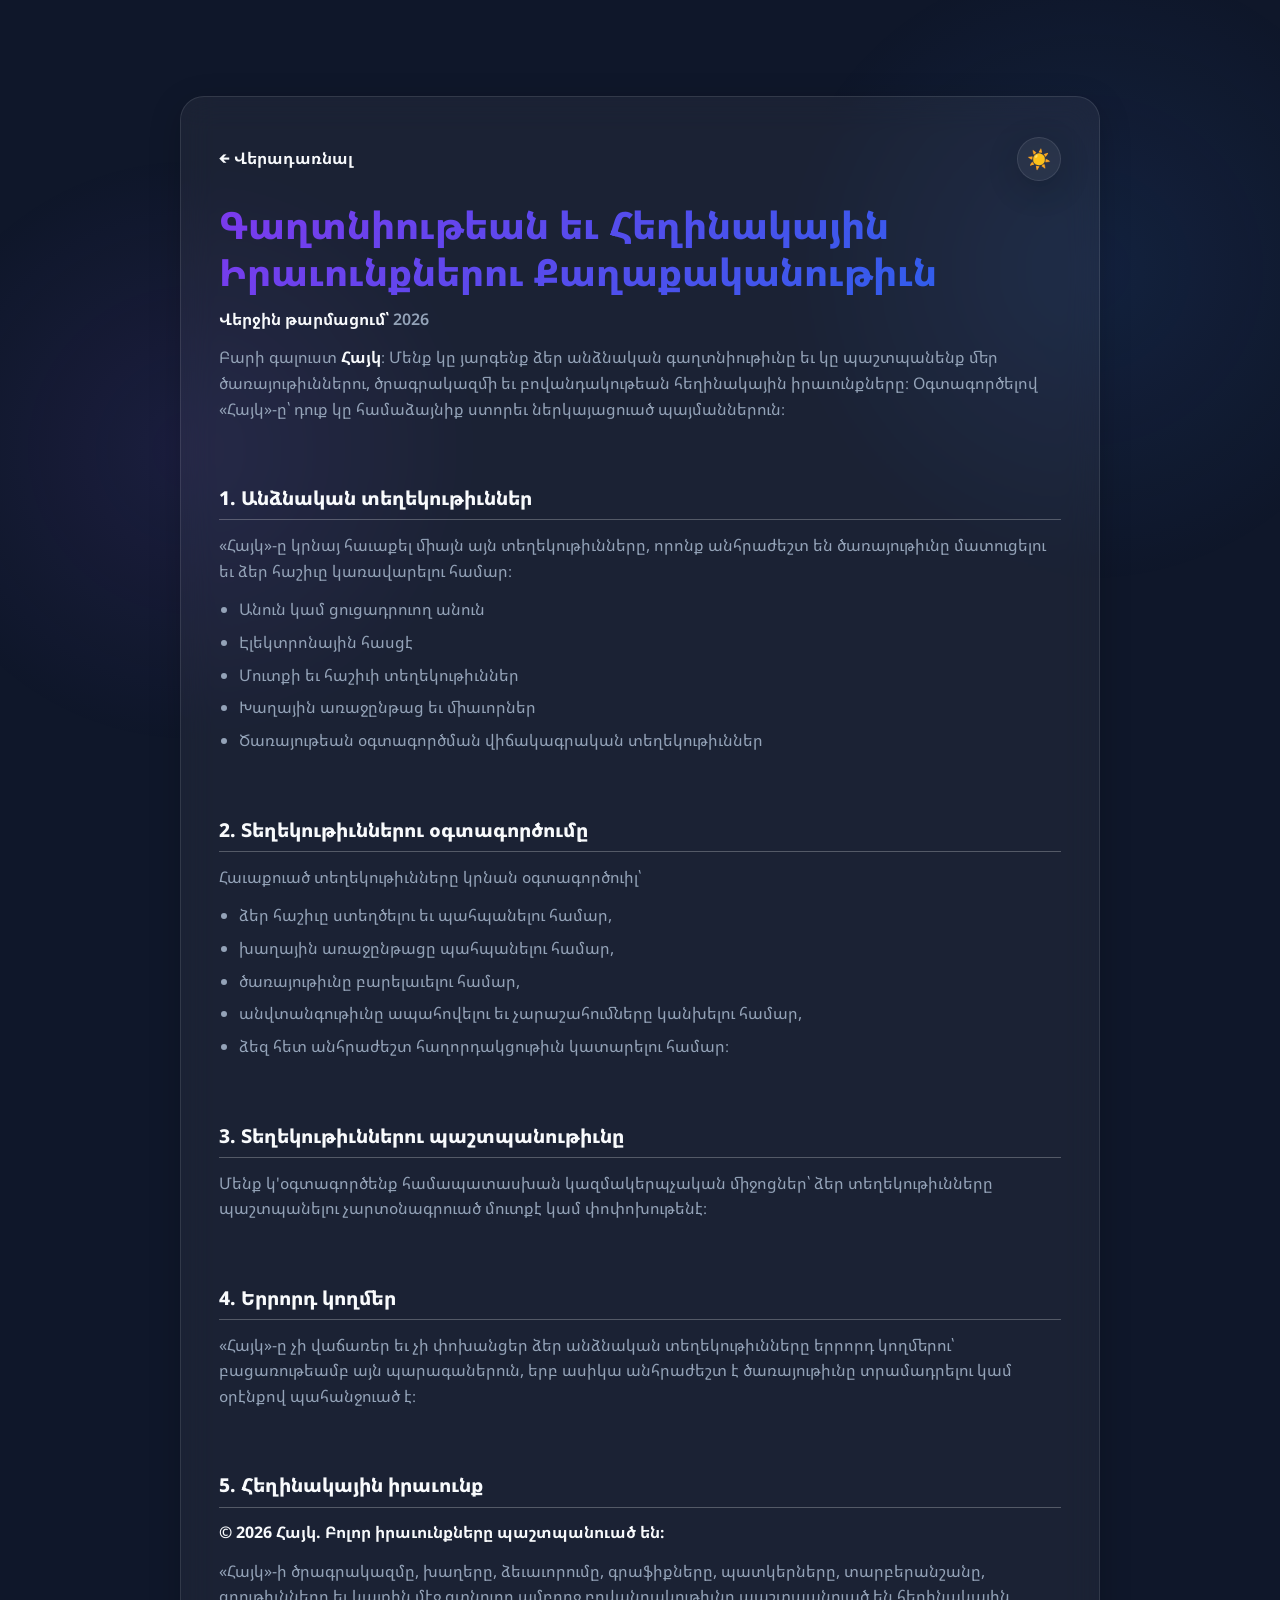
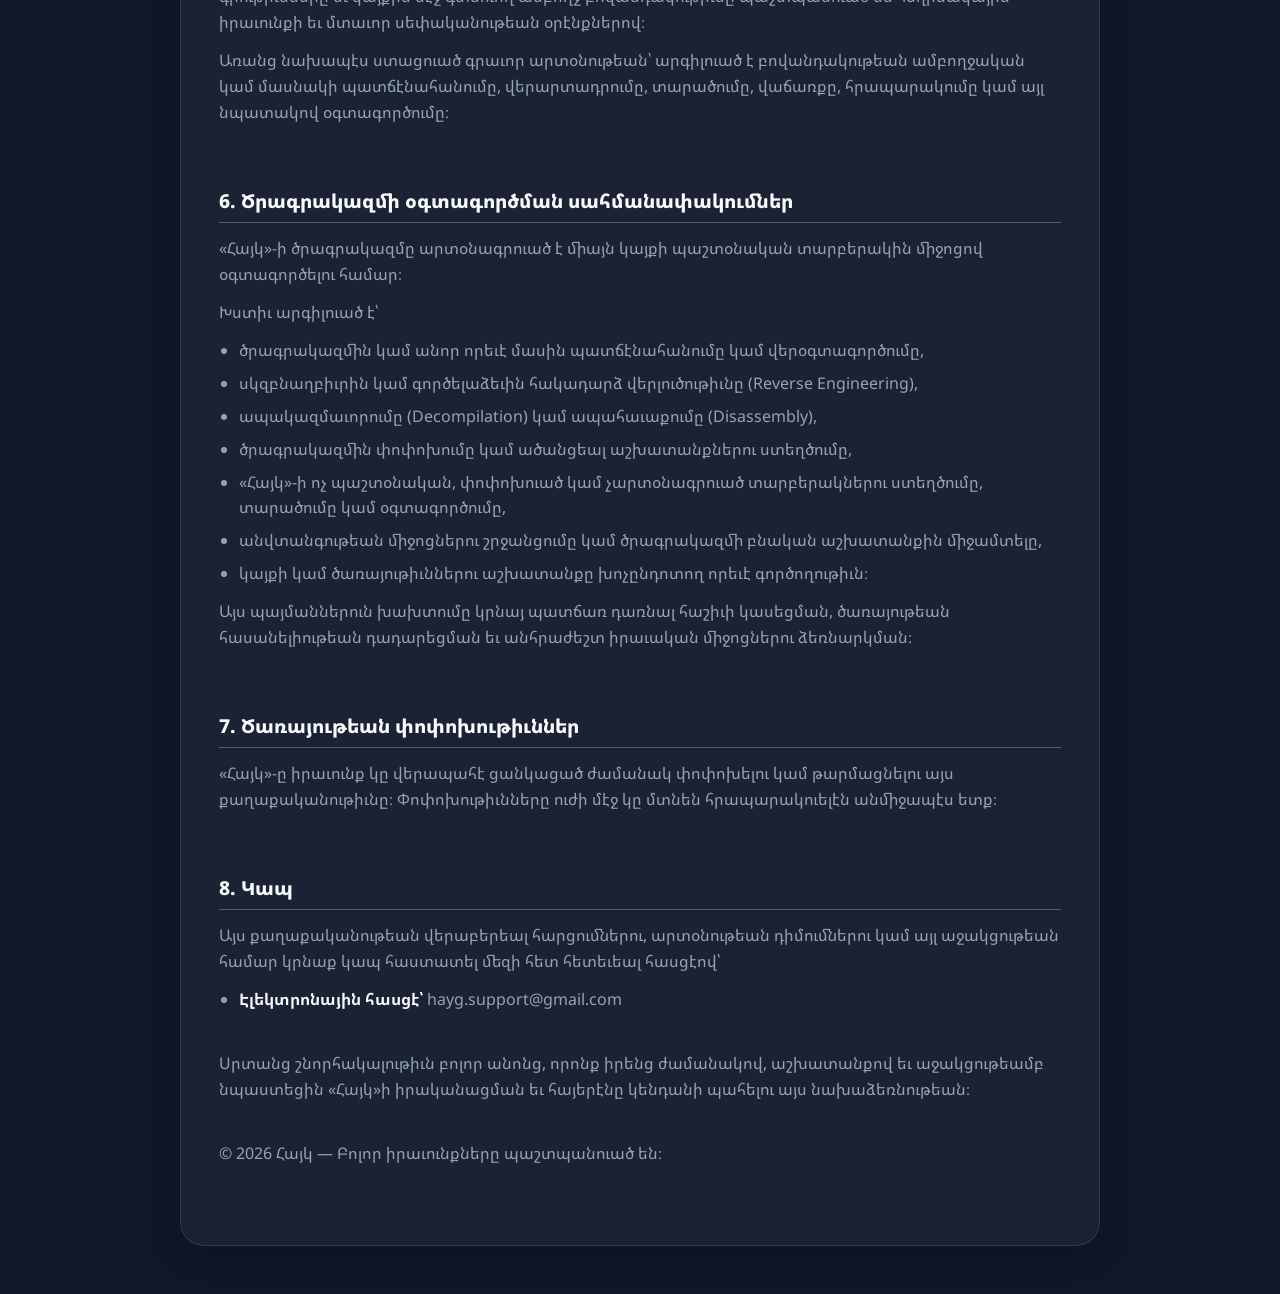
<file: privacy-policy.html>
<!DOCTYPE html>
<html lang="en">
<head>
    <meta charset="UTF-8">
    <meta name="viewport" content="width=device-width, initial-scale=1.0">
    <link rel="stylesheet" href="css/style.css">
    <title>Հեղինակային իրաւունք</title>
</head>
<body>
    <main class="privacy-policy-page">
        <section class="privacy-policy glass-panel">
            <div class="privacy-page-header">
                <a href="index.html" class="privacy-back-link">← Վերադառնալ</a>
                <button id="dark-mode-toggle" class="icon-btn" aria-label="Toggle Dark Mode">☀️</button>
            </div>
            <h1>Գաղտնիութեան եւ Հեղինակային Իրաւունքներու Քաղաքականութիւն</h1>

    <p class="privacy-meta"><strong>Վերջին թարմացում՝</strong> 2026</p>

    <p>
        Բարի գալուստ <strong>Հայկ</strong>։ Մենք կը յարգենք ձեր անձնական
        գաղտնիութիւնը եւ կը պաշտպանենք մեր ծառայութիւններու, ծրագրակազմի եւ
        բովանդակութեան հեղինակային իրաւունքները։ Օգտագործելով «Հայկ»-ը՝ դուք
        կը համաձայնիք ստորեւ ներկայացուած պայմաններուն։
    </p>

    <br>

    <h2>1. Անձնական տեղեկութիւններ</h2>

    <p>
        «Հայկ»-ը կրնայ հաւաքել միայն այն տեղեկութիւնները, որոնք անհրաժեշտ են
        ծառայութիւնը մատուցելու եւ ձեր հաշիւը կառավարելու համար։
    </p>

    <ul>
        <li>Անուն կամ ցուցադրուող անուն</li>
        <li>Էլեկտրոնային հասցէ</li>
        <li>Մուտքի եւ հաշիւի տեղեկութիւններ</li>
        <li>Խաղային առաջընթաց եւ միաւորներ</li>
        <li>Ծառայութեան օգտագործման վիճակագրական տեղեկութիւններ</li>
    </ul>

    <br>

    <h2>2. Տեղեկութիւններու օգտագործումը</h2>

    <p>Հաւաքուած տեղեկութիւնները կրնան օգտագործուիլ՝</p>

    <ul>
        <li>ձեր հաշիւը ստեղծելու եւ պահպանելու համար,</li>
        <li>խաղային առաջընթացը պահպանելու համար,</li>
        <li>ծառայութիւնը բարելաւելու համար,</li>
        <li>անվտանգութիւնը ապահովելու եւ չարաշահումները կանխելու համար,</li>
        <li>ձեզ հետ անհրաժեշտ հաղորդակցութիւն կատարելու համար։</li>
    </ul>

    <br>

    <h2>3. Տեղեկութիւններու պաշտպանութիւնը</h2>

    <p>
        Մենք կ'օգտագործենք համապատասխան կազմակերպչական միջոցներ՝
        ձեր տեղեկութիւնները պաշտպանելու չարտօնագրուած մուտքէ կամ
        փոփոխութենէ։
    </p>

    <br>

    <h2>4. Երրորդ կողմեր</h2>

    <p>
        «Հայկ»-ը չի վաճառեր եւ չի փոխանցեր ձեր անձնական տեղեկութիւնները
        երրորդ կողմերու՝ բացառութեամբ այն պարագաներուն, երբ ասիկա անհրաժեշտ է
        ծառայութիւնը տրամադրելու կամ օրէնքով պահանջուած է։
    </p>

    <br>

    <h2>5. Հեղինակային իրաւունք</h2>

    <p>
        <strong>© 2026 Հայկ. Բոլոր իրաւունքները պաշտպանուած են։</strong>
    </p>

    <p>
        «Հայկ»-ի ծրագրակազմը, խաղերը, ձեւաւորումը, գրաֆիքները, պատկերները,
        տարբերանշանը, գրութիւնները եւ կայքին մէջ գտնուող ամբողջ բովանդակութիւնը
        պաշտպանուած են հեղինակային իրաւունքի եւ մտաւոր սեփականութեան
        օրէնքներով։
    </p>

    <p>
        Առանց նախապէս ստացուած գրաւոր արտօնութեան՝ արգիլուած է բովանդակութեան
        ամբողջական կամ մասնակի պատճէնահանումը, վերարտադրումը, տարածումը,
        վաճառքը, հրապարակումը կամ այլ նպատակով օգտագործումը։
    </p>

    <br>

    <h2>6. Ծրագրակազմի օգտագործման սահմանափակումներ</h2>

    <p>
        «Հայկ»-ի ծրագրակազմը արտօնագրուած է միայն կայքի պաշտօնական տարբերակին
        միջոցով օգտագործելու համար։
    </p>

    <p>Խստիւ արգիլուած է՝</p>

    <ul>
        <li>ծրագրակազմին կամ անոր որեւէ մասին պատճէնահանումը կամ վերօգտագործումը,</li>
        <li>սկզբնաղբիւրին կամ գործելաձեւին հակադարձ վերլուծութիւնը (Reverse Engineering),</li>
        <li>ապակազմաւորումը (Decompilation) կամ ապահաւաքումը (Disassembly),</li>
        <li>ծրագրակազմին փոփոխումը կամ ածանցեալ աշխատանքներու ստեղծումը,</li>
        <li>«Հայկ»-ի ոչ պաշտօնական, փոփոխուած կամ չարտօնագրուած տարբերակներու ստեղծումը, տարածումը կամ օգտագործումը,</li>
        <li>անվտանգութեան միջոցներու շրջանցումը կամ ծրագրակազմի բնական աշխատանքին միջամտելը,</li>
        <li>կայքի կամ ծառայութիւններու աշխատանքը խոչընդոտող որեւէ գործողութիւն։</li>
    </ul>

    <p>
        Այս պայմաններուն խախտումը կրնայ պատճառ դառնալ հաշիւի կասեցման,
        ծառայութեան հասանելիութեան դադարեցման եւ անհրաժեշտ իրաւական
        միջոցներու ձեռնարկման։
    </p>

    <br>

    <h2>7. Ծառայութեան փոփոխութիւններ</h2>

    <p>
        «Հայկ»-ը իրաւունք կը վերապահէ ցանկացած ժամանակ փոփոխելու կամ
        թարմացնելու այս քաղաքականութիւնը։ Փոփոխութիւնները ուժի մէջ կը մտնեն
        հրապարակուելէն անմիջապէս ետք։
    </p>

    <br>

    <h2>8. Կապ</h2>

    <p>
        Այս քաղաքականութեան վերաբերեալ հարցումներու, արտօնութեան դիմումներու կամ
        այլ աջակցութեան համար կրնաք կապ հաստատել մեզի հետ հետեւեալ հասցէով՝
    </p>

    <ul>
        <li><strong>Էլեկտրոնային հասցէ՝</strong> hayg.support@gmail.com</li>
    </ul>

    <br>

    <p>
        Սրտանց շնորհակալութիւն բոլոր անոնց, որոնք իրենց ժամանակով, աշխատանքով եւ աջակցութեամբ նպաստեցին «Հայկ»ի իրականացման եւ հայերէնը կենդանի պահելու այս նախաձեռնութեան։
    </p>

    <br>

    <p>
        © 2026 Հայկ — Բոլոր իրաւունքները պաշտպանուած են։
    </p>

    <br>
</section>
    </main>
    <script src="js/index.js"></script>
</body>
</html>
</file>
<file: css/style.css>
/* css/style.css */
@import 'shared.css';
@import url('https://fonts.googleapis.com/css2?family=Noto+Sans+Armenian:wght@300;400;600;800&family=Outfit:wght@400;600;700;800&display=swap');

:root {
    /* Light Mode (Default variables if not dark mode) */
    --bg-darker: #f8fafc;
    --text-light: #0f172a;
    --text-muted: #475569;
    --primary: #7c3aed;
    --secondary: #2563eb;
    --accent: #ea580c;

    --glass-bg: rgba(255, 255, 255, 0.5);
    --glass-border: rgba(255, 255, 255, 0.7);
    --glass-shadow: 0 8px 32px 0 rgba(31, 38, 135, 0.1);

    --font-main: 'Noto Sans Armenian', 'Outfit', sans-serif;
}

body.dark-mode {
    /* Dark Mode variables */
    --bg-darker: #0f172a;
    --text-light: #f8fafc;
    --text-muted: #94a3b8;
    --accent: #ea580c;

    --glass-bg: rgba(255, 255, 255, 0.05);
    --glass-border: rgba(255, 255, 255, 0.1);
    --glass-shadow: 0 8px 32px 0 rgba(0, 0, 0, 0.2);
}

*, *::before, *::after, html, body {
    margin: 0;
    padding: 0;
    box-sizing: border-box;
    -webkit-tap-highlight-color: transparent;
    -webkit-touch-callout: none !important;
    -webkit-user-select: none !important;
    -moz-user-select: none !important;
    -ms-user-select: none !important;
    user-select: none !important;
}

input, textarea {
    -webkit-user-select: text !important;
    -moz-user-select: text !important;
    -ms-user-select: text !important;
    user-select: text !important;
}

html {
    scroll-behavior: smooth;
}

body {
    font-family: var(--font-main);
    background-color: var(--bg-darker);
    color: var(--text-light);
    line-height: 1.6;
    overflow-x: hidden;
    transition: background-color 0.3s ease, color 0.3s ease;
}

/* Background effects */
body::before {
    content: '';
    position: fixed;
    top: 0;
    left: 0;
    width: 100%;
    height: 100%;
    background: radial-gradient(circle at 15% 50%, rgba(139, 92, 246, 0.15), transparent 30%),
        radial-gradient(circle at 85% 30%, rgba(59, 130, 246, 0.15), transparent 30%);
    z-index: -2;
    pointer-events: none;
}

body.dark-mode::before {
    background: radial-gradient(circle at 15% 50%, rgba(139, 92, 246, 0.1), transparent 25%),
        radial-gradient(circle at 85% 30%, rgba(59, 130, 246, 0.1), transparent 25%);
}

/* Particles Canvas */
#particles-canvas {
    position: fixed;
    top: 0;
    left: 0;
    width: 100%;
    height: 100%;
    z-index: -1;
    pointer-events: none;
}

/* Loading Animation */
.loader-overlay {
    position: fixed;
    top: 0;
    left: 0;
    width: 100%;
    height: 100%;
    background: var(--bg-darker);
    display: flex;
    justify-content: center;
    align-items: center;
    z-index: 9999;
    transition: opacity 0.5s ease;
}

.loader-spinner {
    width: 50px;
    height: 50px;
    border: 5px solid rgba(139, 92, 246, 0.3);
    border-top-color: var(--primary);
    border-radius: 50%;
    animation: spin 1s linear infinite;
}

@keyframes spin {
    to {
        transform: rotate(360deg);
    }
}

.loader-overlay.hidden {
    opacity: 0;
    pointer-events: none;
}

/* Utilities */
.glass-panel {
    background: var(--glass-bg);
    backdrop-filter: blur(12px);
    -webkit-backdrop-filter: blur(12px);
    border: 1px solid var(--glass-border);
    border-radius: 20px;
    box-shadow: var(--glass-shadow);
}

.privacy-policy-page {
    min-height: 100vh;
    display: flex;
    justify-content: center;
    align-items: flex-start;
    padding: 6rem 1.25rem 3rem;
}

.privacy-policy {
    width: min(920px, 100%);
    padding: 2.5rem clamp(1.25rem, 3vw, 2.5rem);
    border-radius: 24px;
}

.privacy-page-header {
    display: flex;
    justify-content: space-between;
    align-items: center;
    gap: 1rem;
    margin-bottom: 1.25rem;
}

.privacy-back-link {
    display: inline-flex;
    align-items: center;
    gap: 0.4rem;
    color: var(--text-light);
    text-decoration: none;
    font-weight: 700;
    transition: color 0.3s ease, transform 0.3s ease;
}

.privacy-back-link:hover {
    color: var(--primary);
    transform: translateX(-2px);
}

.icon-btn {
    border: 1px solid var(--glass-border);
    background: var(--glass-bg);
    color: var(--text-light);
    border-radius: 999px;
    width: 44px;
    height: 44px;
    display: inline-flex;
    align-items: center;
    justify-content: center;
    cursor: pointer;
    box-shadow: var(--glass-shadow);
    transition: transform 0.2s ease, background 0.3s ease;
}

.icon-btn:hover {
    transform: translateY(-1px);
}

.privacy-policy h1 {
    font-size: clamp(1.7rem, 3vw, 2.35rem);
    margin-bottom: 0.75rem;
    background: linear-gradient(135deg, var(--primary), var(--secondary));
    -webkit-background-clip: text;
    -webkit-text-fill-color: transparent;
    line-height: 1.25;
}

.privacy-policy h2 {
    font-size: 1.2rem;
    margin: 1.4rem 0 0.8rem;
    color: var(--text-light);
    padding-bottom: 0.35rem;
    border-bottom: 1px solid rgba(255, 255, 255, 0.25);
}

.privacy-meta {
    margin-bottom: 1.25rem;
    color: var(--text-muted);
    font-weight: 600;
}

.privacy-policy p,
.privacy-policy li {
    color: var(--text-muted);
    margin-bottom: 0.8rem;
}

.privacy-policy ul {
    padding-left: 1.2rem;
    margin-bottom: 0.8rem;
}

.privacy-policy li {
    margin-bottom: 0.45rem;
}

.privacy-policy strong {
    color: var(--text-light);
}

.w-100 {
    width: 100%;
}

/* Typography */
h1,
h2,
h3,
h4 {
    font-weight: 800;
}

.section-title {
    text-align: center;
    font-size: 2.5rem;
    margin-bottom: 3rem;
    background: linear-gradient(to right, var(--primary), var(--secondary));
    -webkit-background-clip: text;
    -webkit-text-fill-color: transparent;
}

/* Buttons */
button,
.btn-primary,
.btn-secondary {
    font-family: var(--font-main);
    cursor: pointer;
    border: none;
    border-radius: 12px;
    padding: 0.75rem 1.5rem;
    font-size: 1rem;
    font-weight: 600;
    transition: all 0.3s ease;
    text-decoration: none;
    display: inline-block;
    text-align: center;
}

.btn-primary {
    background: linear-gradient(135deg, var(--primary), var(--secondary));
    color: white;
    box-shadow: 0 4px 15px rgba(139, 92, 246, 0.3);
}

.btn-primary:hover,
.btn-primary:focus {
    transform: translateY(-2px);
    box-shadow: 0 6px 20px rgba(139, 92, 246, 0.5);
    outline: none;
}

.btn-secondary {
    background: var(--glass-bg);
    color: var(--text-light);
    border: 1px solid var(--glass-border);
}

.btn-secondary:hover,
.btn-secondary:focus {
    background: rgba(139, 92, 246, 0.1);
    outline: none;
}

.btn-primary.large,
.btn-secondary.large {
    padding: 1rem 2rem;
    font-size: 1.1rem;
}

/* Navbar */
.navbar {
    position: fixed;
    top: 0;
    width: 100%;
    z-index: 1000;
    transition: padding 0.3s ease, border-color 0.3s ease, box-shadow 0.3s ease;
    padding: 1rem 0;
    background: transparent;
    border-bottom: 1px solid transparent;
}

.navbar::before {
    content: '';
    position: absolute;
    top: 0;
    left: 0;
    width: 100%;
    height: 100%;
    background: var(--glass-bg);
    backdrop-filter: blur(16px);
    -webkit-backdrop-filter: blur(16px);
    z-index: -1;
    opacity: 0;
    transition: opacity 0.3s ease;
    pointer-events: none;
}

.navbar.scrolled {
    border-bottom: 1px solid var(--glass-border);
    box-shadow: var(--glass-shadow);
}

.navbar.scrolled::before {
    opacity: 1;
}

.nav-container {
    max-width: 1200px;
    margin: 0 auto;
    padding: 0 1.5rem;
    display: flex;
    justify-content: space-between;
    align-items: center;
}

.logo {
    font-size: 1.8rem;
    font-weight: 800;
    color: var(--text-light);
    text-decoration: none;
    letter-spacing: 1px;
}

.nav-links {
    display: flex;
    align-items: center;
}

.nav-links a {
    color: var(--text-light);
    text-decoration: none;
    margin: 0 1.2rem;
    font-weight: 600;
    transition: color 0.3s;
}

@media (hover: hover) {
    .nav-links a:hover {
        color: var(--primary);
    }
}

.nav-links a.active {
    color: var(--primary);
}

.nav-links a:focus {
    outline: none;
}

.nav-actions {
    display: flex;
    align-items: center;
    gap: 0.8rem;
}

.welcome-text {
    font-weight: 600;
    color: var(--text-light);
    margin-right: 0.5rem;
    display: none;
}

.icon-btn {
    background: var(--glass-bg);
    border: 1px solid var(--glass-border);
    color: var(--text-light);
    width: 44px;
    height: 44px;
    padding: 0;
    display: flex;
    justify-content: center;
    align-items: center;
    font-size: 1.2rem;
    line-height: 1;
    border-radius: 50%;
    box-shadow: var(--glass-shadow);
    box-sizing: border-box;
}

.icon-btn:hover,
.icon-btn:focus {
    transform: scale(1.1);
    outline: none;
}

.auth-btn-icon {
    display: flex;
    align-items: center;
    gap: 0.5rem;
}

.nav-icon,
.auth-icon {
    font-style: normal;
}

.mobile-menu-btn {
    display: none;
    font-size: 1.5rem;
    cursor: pointer;
    background: transparent;
    color: var(--text-light);
    border: none;
    padding: 0 0.5rem;
}

/* --- Personal Dashboard Additions --- */
.playful-grid {
    display: grid;
    grid-template-columns: repeat(auto-fit, minmax(280px, 1fr));
    gap: 4rem;
    margin-bottom: 4rem;
}

.playful-card {
    background: rgba(255, 255, 255, 0.03);
    backdrop-filter: blur(15px);
    border: 1px solid rgba(255, 255, 255, 0.1);
    border-radius: 24px;
    position: relative;
    overflow: hidden;
    padding: 2rem;
    display: flex;
    flex-direction: column;
    justify-content: center;
    transition: transform 0.3s cubic-bezier(0.175, 0.885, 0.32, 1.275), box-shadow 0.3s ease;
}

.playful-card:hover {
    transform: translateY(-5px);
}

.glow-card:hover {
    box-shadow: 0 15px 30px rgba(139, 92, 246, 0.2);
    border-color: rgba(139, 92, 246, 0.3);
}

.bounce-hover:hover {
    box-shadow: 0 15px 30px rgba(239, 68, 68, 0.2);
    border-color: rgba(239, 68, 68, 0.3);
}

.card-badge {
    position: absolute;
    top: 15px;
    right: 15px;
    background: rgba(139, 92, 246, 0.2);
    color: #e2e8f0;
    padding: 4px 12px;
    border-radius: 20px;
    font-size: 0.75rem;
    font-weight: 700;
    letter-spacing: 0.5px;
}

.rank-display {
    display: flex;
    align-items: center;
    gap: 1.5rem;
    margin: 1.5rem 0;
    text-align: left;
}

.rank-icon-wrapper {
    font-size: 3.5rem;
    width: 80px;
    height: 80px;
    display: flex;
    align-items: center;
    justify-content: center;
    background: rgba(255, 255, 255, 0.05);
    border: 1px solid rgba(255, 255, 255, 0.1);
    border-radius: 20px;
    box-shadow: inset 0 0 20px rgba(255, 255, 255, 0.05);
    animation: float 3s ease-in-out infinite;
}

@keyframes float {

    0%,
    100% {
        transform: translateY(0);
    }

    50% {
        transform: translateY(-10px);
    }
}

.rank-info h3 {
    margin: 0;
    font-size: 1.5rem;
    color: var(--text-light);
    margin-bottom: 5px;
}

.xp-value {
    margin: 0;
    font-size: 2.2rem;
    line-height: 1;
    font-weight: 800;
    color: var(--primary);
    text-shadow: 0 0 20px rgba(139, 92, 246, 0.4);
}

.xp-label {
    font-size: 1rem;
    opacity: 0.7;
    font-weight: 600;
}

.playful-milestone {
    background: rgba(255, 255, 255, 0.03);
    border: 1px solid rgba(255, 255, 255, 0.05);
    padding: 1.2rem;
    border-radius: 16px;
    text-align: left;
    margin-top: auto;
}

.milestone-header {
    display: flex;
    justify-content: space-between;
    align-items: center;
    margin-bottom: 8px;
    font-weight: 600;
}

.progress-text {
    color: var(--text-light);
    font-size: 0.85rem;
}

.playful-bar {
    height: 12px;
    border-radius: 6px;
    background: rgba(255, 255, 255, 0.05);
    box-shadow: inset 0 2px 4px rgba(0, 0, 0, 0.2);
    overflow: hidden;
}

.candy-stripe {
    height: 100%;
    border-radius: 6px;
    background-image: linear-gradient(45deg,
            rgba(255, 255, 255, 0.15) 25%,
            transparent 25%,
            transparent 50%,
            rgba(255, 255, 255, 0.15) 50%,
            rgba(255, 255, 255, 0.15) 75%,
            transparent 75%,
            transparent);
    background-size: 20px 20px;
    animation: stripe-move 1s linear infinite;
    transition: width 1s ease-out, background-color 0.5s ease;
}

@keyframes stripe-move {
    0% {
        background-position: 0 0, 0 0;
    }

    100% {
        background-position: 20px 0, 0 0;
    }
}

.streak-header-playful {
    display: flex;
    align-items: center;
    gap: 1.5rem;
    margin-bottom: 2rem;
    text-align: left;
}

.fire-icon-large {
    font-size: 4rem;
    animation: fire-flicker 2s infinite alternate;
}

@keyframes fire-flicker {
    0% {
        transform: scale(1) rotate(-5deg);
        filter: drop-shadow(0 0 10px rgba(239, 68, 68, 0.5));
    }

    100% {
        transform: scale(1.1) rotate(5deg);
        filter: drop-shadow(0 0 20px rgba(239, 68, 68, 0.8));
    }
}

.streak-details h3 {
    margin: 0;
    color: var(--text-muted);
    font-size: 1rem;
    text-transform: uppercase;
    letter-spacing: 1px;
}

.streak-number-playful {
    font-size: 1.2rem;
    font-weight: 800;
    color: hsl(0, 80%, 60%);
    line-height: 1;
    text-shadow: 0 0 15px rgba(239, 68, 68, 0.3);
}

.streak-number-playful span {
    font-size: 3rem;
}

.streak-alert {
    animation: alert-pulse 2s infinite ease-in-out;
    border: 1px solid rgba(239, 68, 68, 0.5);
}

@keyframes alert-pulse {
    0% {
        box-shadow: 0 0 0 0 rgba(239, 68, 68, 0.4);
    }

    70% {
        box-shadow: 0 0 0 15px rgba(239, 68, 68, 0);
    }

    100% {
        box-shadow: 0 0 0 0 rgba(239, 68, 68, 0);
    }
}

.playful-calendar {
    display: flex;
    justify-content: space-between;
    gap: 8px;
    background: transparent;
    padding: 0;
    margin-bottom: 1.5rem;
}

.playful-calendar .cal-day {
    width: 35px;
    height: 35px;
    display: flex;
    align-items: center;
    justify-content: center;
    border-radius: 12px;
    font-weight: 800;
    font-size: 0.8rem;
    color: var(--text-muted);
    border: 2px solid rgba(255, 255, 255, 0.05);
    background: rgba(255, 255, 255, 0.05);
    transition: all 0.3s ease;
}

.playful-calendar .cal-day.active {
    background: linear-gradient(135deg, #f59e0b, #ea580c);
    color: white;
    border-color: transparent;
    transform: scale(1.1);
    box-shadow: 0 0 10px rgba(234, 88, 12, 0.4);
}

.playful-calendar .cal-day.stale {
    background: linear-gradient(135deg, #ef4444, #991b1b);
    color: white;
    border-color: transparent;
    transform: scale(1.05);
    box-shadow: 0 0 8px rgba(239, 68, 68, 0.3);
}

/* Removed Rank Up Achievement Animation to index.css */

/* --- Why Play Section --- */
/* Hero Section */
.hero {
    min-height: 100vh;
    display: flex;
    align-items: center;
    max-width: 1400px;
    margin: 0 auto;
    padding: 0 2rem;
    padding-top: 5rem;
}

.hero-content {
    flex: 1;
    z-index: 2;
}

.hero-title {
    font-size: 4rem;
    line-height: 1.2;
    margin-bottom: 1.5rem;
}

.hero-title span {
    color: var(--accent);
}

.hero-subtitle {
    font-size: 1.25rem;
    color: var(--text-muted);
    margin-bottom: 2.5rem;
    max-width: 500px;
}

.hero-buttons {
    display: flex;
    gap: 1rem;
}

.hero-visual {
    flex: 1;
    position: relative;
    height: 500px;
    display: flex;
    justify-content: center;
    align-items: center;
}

/* Floating Letters Animation */
.floating-letters {
    position: relative;
    width: 100%;
    height: 100%;
}

.floating-letters span {
    position: absolute;
    font-size: 3rem;
    font-weight: 800;
    color: rgba(139, 92, 246, 0.15);
    animation: float 6s infinite ease-in-out;
    user-select: none;
}

body.dark-mode .floating-letters span {
    color: rgba(255, 255, 255, 0.05);
    text-shadow: 0 0 20px rgba(139, 92, 246, 0.3);
}

.floating-letters span:nth-child(1) {
    top: 10%;
    left: 20%;
    animation-delay: 0s;
    font-size: 4rem;
    color: rgba(139, 92, 246, 0.2);
}

.floating-letters span:nth-child(2) {
    top: 30%;
    right: 20%;
    animation-delay: 1s;
    font-size: 2.5rem;
    color: rgba(59, 130, 246, 0.2);
}

.floating-letters span:nth-child(3) {
    bottom: 20%;
    left: 30%;
    animation-delay: 2s;
    font-size: 3.5rem;
    color: rgba(249, 115, 22, 0.2);
}

.floating-letters span:nth-child(4) {
    top: 50%;
    left: 10%;
    animation-delay: 3s;
    color: rgba(139, 92, 246, 0.2);
}

.floating-letters span:nth-child(5) {
    bottom: 30%;
    right: 30%;
    animation-delay: 4s;
    font-size: 5rem;
    color: rgba(59, 130, 246, 0.2);
}

.floating-letters span:nth-child(6) {
    top: 20%;
    right: 40%;
    animation-delay: 5s;
    color: rgba(249, 115, 22, 0.2);
}

@keyframes float {

    0%,
    100% {
        transform: translateY(0) rotate(0deg);
    }

    50% {
        transform: translateY(-20px) rotate(10deg);
    }
}

/* Sections */
.section {
    padding: 6rem 1rem;
    max-width: 1200px;
    margin: 0 auto 5rem auto;
}

/* --- New Playful App Cards --- */
.playful-games-grid {
    display: grid;
    gap: 1.5rem;
    grid-template-columns: 1fr;
}

@media (min-width: 900px) {
    .playful-games-grid {
        grid-template-columns: repeat(2, 1fr);
    }
}

.app-card {
    display: flex;
    flex-direction: column;
    background: rgba(255, 255, 255, 0.03);
    backdrop-filter: blur(15px);
    border: 1px solid rgba(255, 255, 255, 0.1);
    border-radius: 24px;
    padding: 1.5rem;
    transition: all 0.3s cubic-bezier(0.175, 0.885, 0.32, 1.275);
    position: relative;
    overflow: hidden;
    text-align: left;
}

@media (min-width: 600px) {
    .app-card {
        flex-direction: row;
        align-items: center;
        padding: 2rem;
    }
}

.app-card:hover {
    transform: translateY(-5px) scale(1.02);
    background: rgba(255, 255, 255, 0.05);
}

.app-card-icon {
    font-size: 3.5rem;
    width: 80px;
    height: 80px;
    display: flex;
    align-items: center;
    justify-content: center;
    background: rgba(255, 255, 255, 0.05);
    border-radius: 20px;
    margin-bottom: 1.5rem;
    flex-shrink: 0;
    box-shadow: inset 0 0 15px rgba(255, 255, 255, 0.05);
    transition: transform 0.3s ease;
}

@media (min-width: 600px) {
    .app-card-icon {
        margin-bottom: 0;
        margin-right: 1.5rem;
    }
}

.app-card:hover .app-card-icon {
    transform: scale(1.1) rotate(5deg);
}

.app-card-info {
    flex-grow: 1;
}

.app-card-info h3 {
    font-size: 1.5rem;
    font-weight: 800;
    margin-bottom: 0.5rem;
    color: var(--text-light);
}

.app-card-info p {
    font-size: 0.95rem;
    color: var(--text-muted);
    margin-bottom: 1rem;
    line-height: 1.5;
}

.app-card-tags {
    display: flex;
    gap: 0.5rem;
    flex-wrap: wrap;
    margin-bottom: 1.5rem;
}

@media (min-width: 600px) {
    .app-card-tags {
        margin-bottom: 0;
    }
}

.app-card-tags .tag {
    background: rgba(255, 255, 255, 0.08);
    color: var(--text-light);
    font-size: 0.75rem;
    padding: 4px 10px;
    border-radius: 12px;
    font-weight: 600;
}

.play-action-btn {
    background: var(--primary);
    color: white;
    border: none;
    border-radius: 16px;
    padding: 1rem 1.5rem;
    font-size: 1rem;
    font-weight: 700;
    cursor: pointer;
    display: flex;
    align-items: center;
    justify-content: center;
    gap: 0.5rem;
    transition: all 0.3s ease;
    width: 100%;
    text-decoration: none;
}

@media (min-width: 600px) {
    .play-action-btn {
        width: auto;
        margin-left: 1.5rem;
        flex-shrink: 0;
        padding: 0.8rem 1.5rem;
    }
}

.play-action-btn:hover {
    background: var(--secondary);
    transform: scale(1.05);
    box-shadow: 0 10px 20px rgba(59, 130, 246, 0.3);
}

.play-arrow {
    font-size: 1.2rem;
}

/* Theme specific accents */
/* Wordle (Green) */
.wordle-card {
    border-color: rgba(16, 185, 129, 0.3);
}

.wordle-card .app-card-icon {
    color: #10b981;
    background: rgba(16, 185, 129, 0.1);
}

.wordle-card .play-action-btn {
    background: #10b981;
    box-shadow: 0 4px 12px rgba(16, 185, 129, 0.2);
}

.wordle-card .play-action-btn:hover {
    background: #059669;
    box-shadow: 0 8px 20px rgba(16, 185, 129, 0.4);
}

.wordle-card:hover {
    border-color: #10b981;
    box-shadow: 0 15px 35px rgba(16, 185, 129, 0.15);
}

/* Typing (Red) */
.typing-card {
    border-color: rgba(239, 68, 68, 0.3);
}

.typing-card .app-card-icon {
    color: #ef4444;
    background: rgba(239, 68, 68, 0.1);
}

.typing-card .play-action-btn {
    background: #ef4444;
    box-shadow: 0 4px 12px rgba(239, 68, 68, 0.2);
}

.typing-card .play-action-btn:hover {
    background: #dc2626;
    box-shadow: 0 8px 20px rgba(239, 68, 68, 0.4);
}

.typing-card:hover {
    border-color: #ef4444;
    box-shadow: 0 15px 35px rgba(239, 68, 68, 0.15);
}

/* Space (Blue) */
.space-card {
    border-color: rgba(59, 130, 246, 0.3);
}

.space-card .app-card-icon {
    color: #3b82f6;
    background: rgba(59, 130, 246, 0.1);
}

.space-card .play-action-btn {
    background: #3b82f6;
    box-shadow: 0 4px 12px rgba(59, 130, 246, 0.2);
}

.space-card .play-action-btn:hover {
    background: #2563eb;
    box-shadow: 0 8px 20px rgba(59, 130, 246, 0.4);
}

.space-card:hover {
    border-color: #3b82f6;
    box-shadow: 0 15px 35px rgba(59, 130, 246, 0.15);
}

/* Bee (Yellow) */
.bee-card {
    border-color: rgba(245, 158, 11, 0.3);
}

.bee-card .app-card-icon {
    color: #f59e0b;
    background: rgba(245, 158, 11, 0.1);
}

.bee-card .play-action-btn {
    background: #f59e0b;
    box-shadow: 0 4px 12px rgba(245, 158, 11, 0.2);
}

.bee-card .play-action-btn:hover {
    background: #d97706;
    box-shadow: 0 8px 20px rgba(245, 158, 11, 0.4);
}

.bee-card:hover {
    border-color: #f59e0b;
    box-shadow: 0 15px 35px rgba(245, 158, 11, 0.15);
}

/* Benefits Grid */
.benefits-grid {
    display: grid;
    grid-template-columns: repeat(auto-fit, minmax(200px, 1fr));
    gap: 2rem;
}

.benefit-card {
    text-align: center;
    padding: 2.5rem 1.5rem;
    background: var(--glass-bg);
    border-radius: 20px;
    border: 1px solid var(--glass-border);
    transition: transform 0.3s, box-shadow 0.3s;
    box-shadow: var(--glass-shadow);
}

.benefit-card:hover {
    transform: translateY(-5px);
    box-shadow: 0 10px 30px rgba(59, 130, 246, 0.15);
}

.b-icon {
    font-size: 2.5rem;
    margin-bottom: 1rem;
    filter: drop-shadow(0 2px 4px rgba(0, 0, 0, 0.1));
}

.benefit-card h4 {
    font-size: 1.1rem;
    color: var(--text-light);
}

.leaderboard-filters {
    display: flex;
    justify-content: center;
    gap: 0.5rem;
    margin-bottom: 2rem;
    padding: 0 1rem;
    overflow-x: auto;
    scrollbar-width: none;
    /* Firefox */
    -ms-overflow-style: none;
    /* IE and Edge */
}

.leaderboard-filters::-webkit-scrollbar {
    display: none;
    /* Chrome, Safari, Opera */
}

.filter-btn {
    background: var(--glass-bg);
    border: 1px solid var(--glass-border);
    padding: 0.7rem 1.4rem;
    border-radius: 30px;
    color: var(--text-light);
    cursor: pointer;
    font-size: 1rem;
    font-weight: 600;
    transition: all 0.3s cubic-bezier(0.4, 0, 0.2, 1);
    backdrop-filter: blur(8px);
    white-space: nowrap;
    flex-shrink: 0;
}

/* Individual Game Colors */
.filter-btn[data-game="total"].active {
    background: #6366f1;
    border-color: #6366f1;
}

.filter-btn[data-game="wordle"].active {
    background: #10b981;
    border-color: #10b981;
}

.filter-btn[data-game="bee"].active {
    background: #f59e0b;
    border-color: #f59e0b;
}

.filter-btn[data-game="typing"].active {
    background: #ef4444;
    border-color: #ef4444;
}

.filter-btn[data-game="ztype"].active {
    background: #0ea5e9;
    border-color: #0ea5e9;
}

.filter-btn:hover {
    background: rgba(255, 255, 255, 0.1);
}

.filter-btn.active {
    color: white;
    box-shadow: 0 8px 20px rgba(0, 0, 0, 0.2);
}

@media (max-width: 600px) {
    .leaderboard-filters {
        justify-content: flex-start;
    }
}

.leaderboard-footer {
    display: flex;
    justify-content: center;
    padding: 1.5rem;
    border-top: 1px solid var(--glass-border);
}

/* Leaderboard */
.leaderboard-container {
    overflow: hidden;
    /* Container holds the rounded corners */
    margin: 0 auto;
    max-width: 900px;
}

.leaderboard-table {
    width: 100%;
    border-collapse: collapse;
    font-size: 1rem;
}

.leaderboard-table th {
    padding: 1.2rem 1rem;
    text-align: left;
    color: var(--text-muted);
    font-weight: 700;
    font-size: 0.85rem;
    text-transform: uppercase;
    letter-spacing: 1px;
    border-bottom: 2px solid var(--glass-border);
}

.leaderboard-table td {
    padding: 1rem;
    vertical-align: middle;
    border-bottom: 1px solid rgba(255, 255, 255, 0.05);
}

.leaderboard-table tbody tr {
    transition: all 0.3s ease;
}

.leaderboard-table tbody tr:hover {
    background: rgba(139, 92, 246, 0.1);
    transform: scale(1.01);
    z-index: 10;
    position: relative;
}

.loading-fade {
    opacity: 0.5;
    pointer-events: none;
    transition: opacity 0.3s ease;
    filter: blur(1px);
}

@keyframes pulse-bg {
    0% {
        background-color: rgba(255, 255, 255, 0.05);
    }

    50% {
        background-color: rgba(255, 255, 255, 0.1);
    }

    100% {
        background-color: rgba(255, 255, 255, 0.05);
    }
}

.loading-fade tr {
    animation: pulse-bg 1.5s infinite ease-in-out;
}

/* Dots Loader */
.dots-loader {
    display: flex;
    justify-content: center;
    align-items: center;
    gap: 4px;
    height: 20px;
}

.dots-loader span {
    width: 6px;
    height: 6px;
    background-color: currentColor;
    border-radius: 50%;
    display: inline-block;
    animation: dots-pulse 1.4s infinite ease-in-out both;
}

.dots-loader span:nth-child(1) {
    animation-delay: -0.32s;
}

.dots-loader span:nth-child(2) {
    animation-delay: -0.16s;
}

@keyframes dots-pulse {

    0%,
    80%,
    100% {
        transform: scale(0);
        opacity: 0.3;
    }

    40% {
        transform: scale(1);
        opacity: 1;
    }
}



.rank-cell {
    font-weight: 800;
    font-size: 1.2rem;
    width: 60px;
    text-align: center !important;
}

.player-name-cell {
    min-width: 150px;
    max-width: 140px;
    /* Base for mobile */
    overflow: hidden;
    text-overflow: ellipsis;
    white-space: nowrap;
}

.player-name-cell strong {
    color: var(--text-light);
    font-size: 1.1rem;
}

.score-cell {
    font-weight: 700;
    color: var(--primary);
    font-size: 1.1rem;
}

.score-cell small {
    font-size: 0.7rem;
    opacity: 0.7;
    margin-left: 2px;
}

.streak-cell {
    white-space: nowrap;
    font-weight: 600;
}

/* Rank Specific Styling */
.rank-gold {
    background: linear-gradient(90deg, rgba(251, 191, 36, 0.1) 0%, transparent 100%);
}

.rank-gold .rank-cell {
    font-size: 1.8rem;
}

.rank-gold .player-name-cell strong {
    color: #fbbf24;
    text-shadow: 0 0 10px rgba(251, 191, 36, 0.3);
}

.rank-silver {
    background: linear-gradient(90deg, rgba(148, 163, 184, 0.1) 0%, transparent 100%);
}

.rank-silver .rank-cell {
    font-size: 1.6rem;
}

.rank-bronze {
    background: linear-gradient(90deg, rgba(180, 83, 9, 0.1) 0%, transparent 100%);
}

.rank-bronze .rank-cell {
    font-size: 1.4rem;
}

.rank-current-user {
    background: rgba(139, 92, 246, 0.15);
    box-shadow: inset 4px 0 0 var(--primary);
    position: relative;
}

.rank-current-user::after {
    content: 'Դուն';
    position: absolute;
    left: 10px;
    top: 5px;
    font-size: 0.6rem;
    background: var(--primary);
    color: white;
    padding: 2px 6px;
    border-radius: 4px;
    text-transform: uppercase;
    font-weight: 800;
}


/* Mobile Adjustments */
@media (max-width: 600px) {

    .leaderboard-table th,
    .leaderboard-table td {
        padding: 0.8rem 0.5rem;
    }

    .leaderboard-table th {
        font-size: 0.7rem;
    }

    .rank-cell {
        width: 40px;
        font-size: 1rem;
    }

    .player-name-cell {
        max-width: 100px;
    }

    .player-name-cell strong {
        font-size: 0.95rem;
    }

    .score-cell {
        font-size: 1rem;
    }
}

@media (min-width: 768px) {
    .player-name-cell {
        max-width: 350px;
    }
}


footer {
    background: var(--glass-bg);
    padding: 6rem 2rem;
    text-align: center;
    border-top: 1px solid var(--glass-border);
    margin-top: 0;
    /* Remove margin to let it blend with the floor */
    backdrop-filter: blur(30px) saturate(180%);
    position: relative;
    z-index: 10;
}

.footer-content {
    max-width: 800px;
    margin: 0 auto;
}

.footer-brand {
    display: flex;
    align-items: center;
    justify-content: center;
    gap: 0.75rem;
    margin-bottom: 1rem;
    flex-wrap: wrap;
}

.footer-logo {
    font-size: 2.5rem;
    font-weight: 800;
    margin-bottom: 0;
    color: var(--text-light);
}

.footer-logo-image {
    display: block;
    width: 90px;
    height: auto;
    margin: 0;
    opacity: 0.95;
}

.footer-content p {
    color: var(--text-muted);
    margin-bottom: 2rem;
    font-size: 1.1rem;
    font-weight: 600;
}

.social-links {
    margin-bottom: 2rem;
    display: flex;
    justify-content: center;
    gap: 1.5rem;
}

.social-links a {
    color: var(--text-light);
    text-decoration: none;
    font-weight: 700;
    transition: color 0.3s, transform 0.3s;
    background: var(--glass-bg);
    padding: 0.5rem 1rem;
    border-radius: 12px;
    border: 1px solid var(--glass-border);
}

.social-links a:hover {
    color: var(--primary);
    transform: translateY(-3px);
}

.copyright {
    color: var(--text-muted);
    font-size: 0.9rem;
    font-weight: 600;
}

html.modal-open,
body.modal-open {
    overflow: hidden !important;
}

/* Auth Modal */
.modal {
    display: none;
    position: fixed;
    top: 0;
    left: 0;
    width: 100%;
    height: 100%;
    background: rgba(0, 0, 0, 0.6);
    backdrop-filter: blur(5px);
    z-index: 2000;
    align-items: center;
    justify-content: center;
    opacity: 0;
    transition: opacity 0.3s ease;
}

.modal.show {
    display: flex;
    opacity: 1;
}

.modal-content {
    width: 100%;
    max-width: 400px;
    padding: 2.5rem;
    position: relative;
    transform: translateY(-20px);
    transition: transform 0.3s ease;
    background: var(--glass-bg);
    backdrop-filter: blur(16px);
    -webkit-backdrop-filter: blur(16px);
    border: 1px solid var(--glass-border);
    border-radius: 24px;
    box-shadow: var(--glass-shadow);
}

.glass-panel {
    background: var(--glass-bg);
    backdrop-filter: blur(16px);
    -webkit-backdrop-filter: blur(16px);
    border: 1px solid var(--glass-border);
    border-radius: 24px;
    box-shadow: var(--glass-shadow);
}

.modal.show .modal-content {
    transform: translateY(0);
}

.close-modal {
    position: absolute;
    top: 1rem;
    right: 1.5rem;
    font-size: 1.5rem;
    cursor: pointer;
    color: var(--text-muted);
    border: none;
    background: none;
}

.close-modal:hover {
    color: var(--text-light);
}

.auth-tabs {
    display: flex;
    margin-bottom: 2rem;
    border-bottom: 1px solid var(--glass-border);
}

.auth-tab {
    flex: 1;
    background: none;
    border: none;
    color: var(--text-muted);
    padding: 1rem;
    font-weight: 700;
    border-bottom: 2px solid transparent;
    border-radius: 0;
}

.auth-tab.active {
    color: var(--primary);
    border-bottom: 2px solid var(--primary);
}

.auth-form {
    display: none;
}

.auth-form.active {
    display: block;
    animation: fadeIn 0.3s ease;
}

@keyframes fadeIn {
    from {
        opacity: 0;
        transform: translateY(10px);
    }

    to {
        opacity: 1;
        transform: translateY(0);
    }
}

.form-group {
    margin-bottom: 1.5rem;
    text-align: left;
}

.form-group label {
    display: block;
    margin-bottom: 0.5rem;
    font-size: 0.9rem;
    color: var(--text-muted);
    font-weight: 600;
}

.form-group input {
    width: 100%;
    padding: 0.85rem 1rem;
    background: rgba(255, 255, 255, 0.05);
    border: 1px solid var(--glass-border);
    border-radius: 12px;
    color: var(--text-light);
    font-family: var(--font-main);
    transition: all 0.3s ease;
    font-weight: 600;
}

body:not(.dark-mode) .form-group input {
    background: rgba(255, 255, 255, 0.8);
    border-color: #cbd5e1;
}

.form-group input:focus {
    outline: none;
    border-color: var(--primary);
    box-shadow: 0 0 10px rgba(139, 92, 246, 0.2);
}

.form-error {
    color: #ef4444;
    font-size: 0.85rem;
    margin-top: 1rem;
    text-align: center;
    font-weight: 600;
}

.auth-divider {
    display: flex;
    align-items: center;
    text-align: center;
    margin: 1.5rem 0;
    color: var(--text-muted);
    font-size: 0.85rem;
}

.auth-divider::before,
.auth-divider::after {
    content: '';
    flex: 1;
    border-bottom: 1px solid var(--glass-border);
}

.auth-divider:not(:empty)::before {
    margin-right: .5em;
}

.auth-divider:not(:empty)::after {
    margin-left: .5em;
}

.btn-google {
    display: flex;
    align-items: center;
    justify-content: center;
    gap: 12px;
    background: rgba(255, 255, 255, 0.05);
    color: var(--text-light);
    border: 1px solid var(--glass-border);
    padding: 0.8rem;
    border-radius: 12px;
    font-weight: 700;
    cursor: pointer;
    transition: all 0.3s cubic-bezier(0.4, 0, 0.2, 1);
    width: 100%;
}

.btn-google img {
    width: 18px;
    height: 18px;
}

.btn-google:hover {
    background: rgba(255, 255, 255, 0.1);
    transform: translateY(-2px);
    border-color: rgba(255, 255, 255, 0.3);
    box-shadow: 0 4px 12px rgba(0, 0, 0, 0.2);
}

.btn-google:active {
    transform: translateY(0);
}

body:not(.dark-mode) .btn-google {
    background: #ffffff;
    color: #444;
    border: 1px solid #e0e0e0;
    box-shadow: 0 2px 5px rgba(0, 0, 0, 0.05);
}

body:not(.dark-mode) .btn-google:hover {
    background: #fcfcfc;
    border-color: #d0d0d0;
    box-shadow: 0 4px 10px rgba(0, 0, 0, 0.1);
}

/* Toasts */
#toast-container {
    position: fixed;
    bottom: 2rem;
    right: 2rem;
    z-index: 3000;
    display: flex;
    flex-direction: column;
    gap: 1rem;
}

.toast {
    background: var(--glass-bg);
    backdrop-filter: blur(12px);
    border-left: 4px solid var(--primary);
    padding: 1rem 1.5rem;
    border-radius: 12px;
    color: var(--text-light);
    box-shadow: var(--glass-shadow);
    transform: translateX(120%);
    transition: transform 0.3s cubic-bezier(0.68, -0.55, 0.265, 1.55);
    font-weight: 600;
}

.toast.show {
    transform: translateX(0);
}

.toast.error {
    border-left-color: #ef4444;
}

.toast.success {
    border-left-color: #10b981;
}

.toast.streak {
    border-left-color: #f97316;
    background: linear-gradient(135deg, var(--glass-bg), rgba(249, 115, 22, 0.25));
    animation: streak-shake 0.5s ease-in-out, streak-glow 1.5s infinite alternate;
    box-shadow: 0 0 15px rgba(249, 115, 22, 0.4);
}

@keyframes streak-glow {
    from {
        box-shadow: 0 0 10px rgba(249, 115, 22, 0.2);
    }

    to {
        box-shadow: 0 0 25px rgba(249, 115, 22, 0.6);
    }
}

@keyframes streak-shake {

    0%,
    100% {
        transform: translateX(0) scale(1);
    }

    25% {
        transform: translateX(-5px) scale(1.05);
    }

    50% {
        transform: translateX(5px) scale(1.05);
    }

    75% {
        transform: translateX(-5px) scale(1.05);
    }
}

.toast.streak::after {
    content: '🔥';
    position: absolute;
    top: -15px;
    right: -15px;
    font-size: 2rem;
    animation: flame-pulse 1s infinite alternate;
}

@keyframes flame-pulse {
    from {
        transform: scale(1) rotate(-10deg);
        filter: drop-shadow(0 0 5px #f97316) brightness(1);
    }

    to {
        transform: scale(1.4) rotate(10deg);
        filter: drop-shadow(0 0 20px #fbbf24) brightness(1.2);
    }
}

/* Responsive tweaks for mobile */
@media (max-width: 900px) {
    body {
        padding-bottom: 90px;
    }

    .nav-links {
        display: flex;
        position: fixed;
        top: auto;
        bottom: 20px;
        left: 50%;
        transform: translateX(-50%);
        width: 92%;
        max-width: 450px;
        background: rgba(15, 23, 42, 0.75);
        backdrop-filter: blur(30px) saturate(180%);
        -webkit-backdrop-filter: blur(30px) saturate(180%);
        flex-direction: row;
        justify-content: space-between;
        align-items: center;
        padding: 0.5rem 0.5rem;
        border: 1px solid rgba(255, 255, 255, 0.08);
        border-radius: 40px;
        box-shadow: 0 15px 35px rgba(0, 0, 0, 0.5);
        z-index: 1000;
        gap: 0;
    }

    body:not(.dark-mode) .nav-links {
        background: rgba(255, 255, 255, 0.85);
        border: 1px solid rgba(0, 0, 0, 0.05);
        box-shadow: 0 10px 30px rgba(0, 0, 0, 0.1);
    }

    .nav-links.active {
        display: flex;
        /* Always flex on mobile */
    }

    .nav-links a {
        display: flex;
        flex-direction: column;
        align-items: center;
        justify-content: center;
        gap: 0.2rem;
        margin: 0;
        padding: 0.6rem 0.8rem;
        border-radius: 90px;
        font-size: 0.75rem;
        font-weight: 700;
        color: var(--text-muted);
        transition: all 0.3s ease;
        flex: 1;
        text-align: center;
        -webkit-tap-highlight-color: transparent;
    }

    @media (pointer: fine) {
        .nav-links a:hover {
            background: rgba(139, 92, 246, 0.15);
            color: var(--primary);
        }
    }

    .nav-links a.active {
        background: rgba(139, 92, 246, 0.15);
        color: var(--primary);
    }

    .nav-links a:focus {
        outline: none;
    }

    @media (pointer: fine) {
        body:not(.dark-mode) .nav-links a:hover {
            background: rgba(139, 92, 246, 0.1);
        }
    }

    body:not(.dark-mode) .nav-links a.active {
        background: rgba(139, 92, 246, 0.1);
        color: var(--primary);
    }

    .nav-links a:active,
    .nav-links a:focus {
        background: transparent !important;
        outline: none !important;
    }

    .nav-icon {
        font-size: 1.5rem;
        display: block;
        margin-bottom: 2px;
    }

    .nav-text {
        display: block;
    }

    .mobile-menu-btn {
        display: none !important;
    }

    .auth-text {
        display: none;
    }

    .auth-btn-icon {
        padding: 0.75rem;
        border-radius: 50%;
        width: 44px;
        height: 44px;
        display: flex;
        justify-content: center;
        align-items: center;
    }

    .auth-btn-icon .auth-icon {
        font-size: 1.2rem;
    }

    .welcome-text {
        display: none !important;
    }
}

@media (max-width: 768px) {
    .hero {
        flex-direction: column;
        text-align: center;
        padding-top: 8rem;
        min-height: 80vh;
        position: relative;
    }

    .hero-title {
        font-size: 2.8rem;
    }

    .hero-buttons {
        justify-content: center;
    }

    .hero-visual {
        position: absolute;
        top: 0;
        left: 0;
        width: 100%;
        height: 100%;
        z-index: 1;
        opacity: 0.6;
        pointer-events: none;
        margin-top: 0;
    }

    .hero-content {
        position: relative;
        z-index: 2;
    }

    .section {
        padding: 4rem 1.5rem;
    }

    /* Adjust logo for smaller screens to save space */
    .logo {
        font-size: 1.5rem;
    }
}

@media (max-width: 480px) {
    .hero-title {
        font-size: 2.2rem;
    }
}

#lovable-badge {
    display: none !important;
}
</file>
